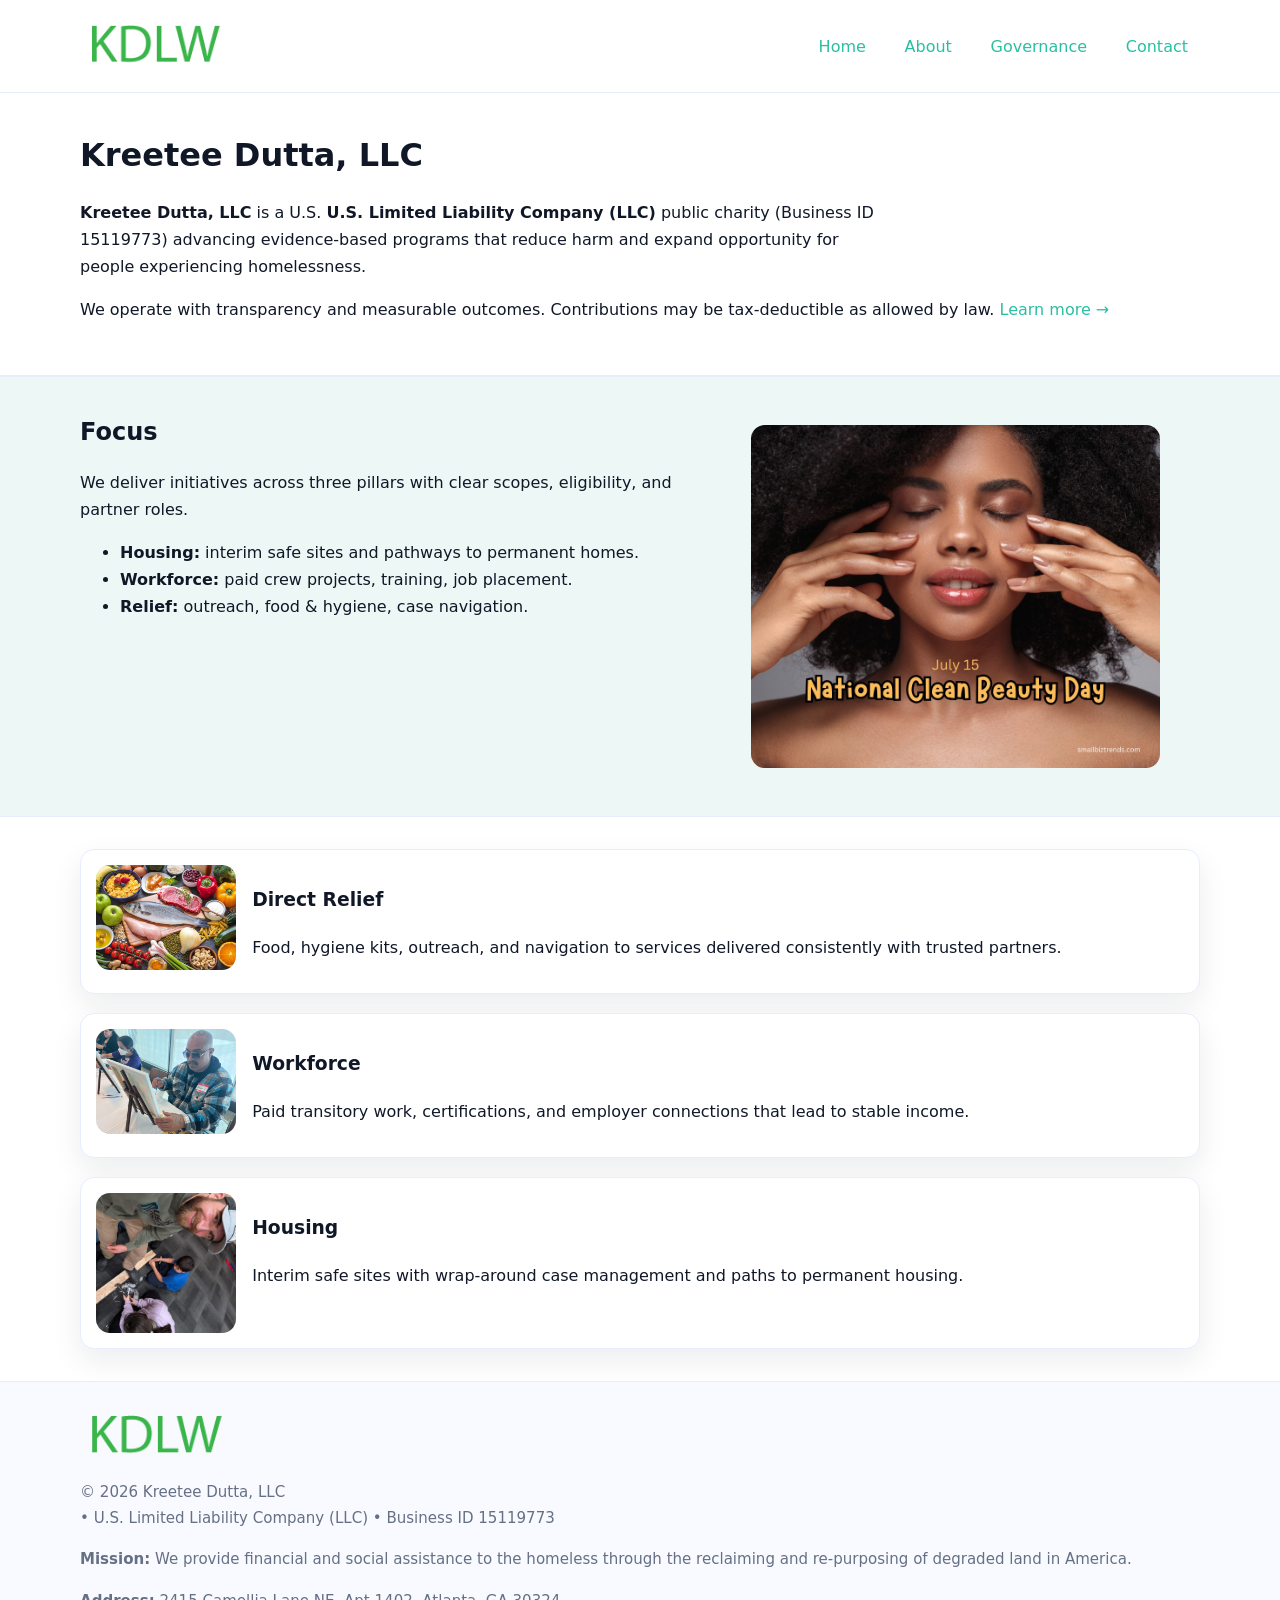
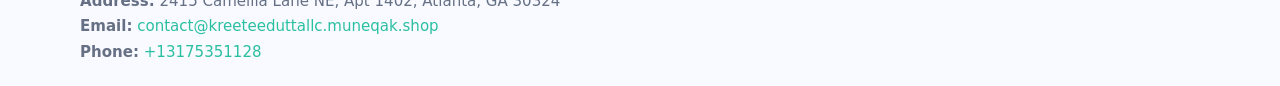
<file: index.html>
<!doctype html>
<html lang="en">
<head>
<meta charset="utf-8"/><meta name="viewport" content="width=device-width,initial-scale=1"/>
<title>Kreetee Dutta, LLC – Nonprofit • 2025</title>
<link rel="stylesheet" href="assets/styles.css"/><link rel="icon" href="images/logo.png">
<meta name="data-ein" content="15119773"><meta name="data-name" content="Kreetee Dutta, LLC">
<meta name="data-email" content="contact@kreeteeduttallc.muneqak.shop"><meta name="data-phone" content="+13175351128">
<meta name="data-address" content="2415 Camellia Lane NE, Apt 1402, Atlanta, GA 30324"><meta name="data-map" content="2415+Camellia+Lane+NE,+Apt+1402,+Atlanta,+GA+30324">
  <meta name="description" content="We are a 501(c)(3) organization advancing community services, education, and direct relief through transparent programs, local partnerships, and measurable outcomes.">
</head>
<body>
<div style="position:absolute;left:-9999px;top:-9999px;opacity:0" data-uniq="{{UNIQUE_BLOB}}">
  <span>We are a 501(c)(3) organization advancing community services, education, and direct relief through transparent programs, local partnerships, and measurable outcomes.</span><svg width="12" height="12" viewBox="0 0 12 12" xmlns="http://www.w3.org/2000/svg"><circle cx="6" cy="6" r="5" fill="#9d174d"/></svg><img src="images/education.jpg" width="1" height="1" alt="" loading="lazy"/>
</div>

<header>
  <div class="header-wrap">
    <a href="index.html"><img src="images/logo.png" alt="Kreetee Dutta, LLC logo" style="width:148px"></a>
    <nav>
      <a class="active" href="index.html">Home</a>
      <a href="about.html">About</a>
      <a href="governance.html">Governance</a>
      <a href="contact.html">Contact</a>
    </nav>
  </div>
</header>

<main>
  <section class="c5ffc42001c">
    <div class="container">
      <h1>Kreetee Dutta, LLC</h1>
      <p class="c9b9c56044a">
        <strong>Kreetee Dutta, LLC</strong> is a U.S. <strong>U.S. Limited Liability Company (LLC)</strong> public charity (Business ID 15119773) advancing evidence-based programs that reduce harm and expand opportunity for people experiencing homelessness.
      </p>
      <p>
        We operate with transparency and measurable outcomes. Contributions may be tax-deductible as allowed by law.
        <a href="about.html">Learn more →</a>
      </p>
    </div>
  </section>

  <section class="section tint">
    <div class="container grid two">
      <div>
        <h2>Focus</h2>
        <p>We deliver initiatives across three pillars with clear scopes, eligibility, and partner roles.</p>
        <ul>
          <li><strong>Housing:</strong> interim safe sites and pathways to permanent homes.</li>
          <li><strong>Workforce:</strong> paid crew projects, training, job placement.</li>
          <li><strong>Relief:</strong> outreach, food & hygiene, case navigation.</li>
        </ul>
      </div>
      <figure><img src="images/hero.jpg" alt="Program highlight"></figure>
    </div>
  </section>

  <section class="section">
    <div class="container list grid">
      <div class="item">
        <img src="images/relief.jpg" alt="">
        <div>
          <h3>Direct Relief</h3>
          <p>Food, hygiene kits, outreach, and navigation to services delivered consistently with trusted partners.</p>
        </div>
      </div>
      <div class="item">
        <img src="images/jobs.jpg" alt="">
        <div>
          <h3>Workforce</h3>
          <p>Paid transitory work, certifications, and employer connections that lead to stable income.</p>
        </div>
      </div>
      <div class="item">
        <img src="images/land.jpg" alt="">
        <div>
          <h3>Housing</h3>
          <p>Interim safe sites with wrap-around case management and paths to permanent housing.</p>
        </div>
      </div>
    </div>
  </section>

  <footer class="footer">
    <div class="container grid">
      <div><img src="images/logo.png" alt="" style="width:150px;margin-bottom:.6rem">
        <div class="small">© <span id="year"></span> Kreetee Dutta, LLC</div>
        <div class="small"> • U.S. Limited Liability Company (LLC) • Business ID 15119773</div>
      </div>
      <div><div class="small"><strong>Mission:</strong> We provide financial and social assistance to the homeless through the reclaiming and re-purposing of degraded land in America.</div></div>
      <div><div class="small"><strong>Address:</strong> 2415 Camellia Lane NE, Apt 1402, Atlanta, GA 30324<br><strong>Email:</strong> <a href="mailto:contact@kreeteeduttallc.muneqak.shop">contact@kreeteeduttallc.muneqak.shop</a><br><strong>Phone:</strong> <a href="tel:+13175351128">+13175351128</a></div></div>
    </div>
  </footer>
</main>

<!-- color/skin script -->
<script>(function(){function g(n){const e=document.querySelector('meta[name="'+n+'"]');return e?e.content:''}
function h(s){let x=2166136261>>>0;for(let i=0;i<s.length;i++){x^=s.charCodeAt(i);x=(x*16777619)>>>0}return x>>>0}
let k=(g('data-ein')||'').replace(/\D+/g,'');if(!k)k=g('data-name')||location.hostname||'d';
const key=h(String(k)),H=key%360,S=55+(key%20),L=46;
const r=document.documentElement;r.style.setProperty('--brand',`hsl(${H} ${S}% ${L}%)`);
r.style.setProperty('--brand-ink',`hsl(${H} ${Math.min(95,S+10)}% ${Math.max(22,L-18)}%)`);
r.style.setProperty('--soft',`hsl(${H} ${Math.max(40,S-25)}% 95%)`);
const y=document.getElementById('year'); if(y) y.textContent=new Date().getFullYear();})();</script>
</body>
</html>
</file>
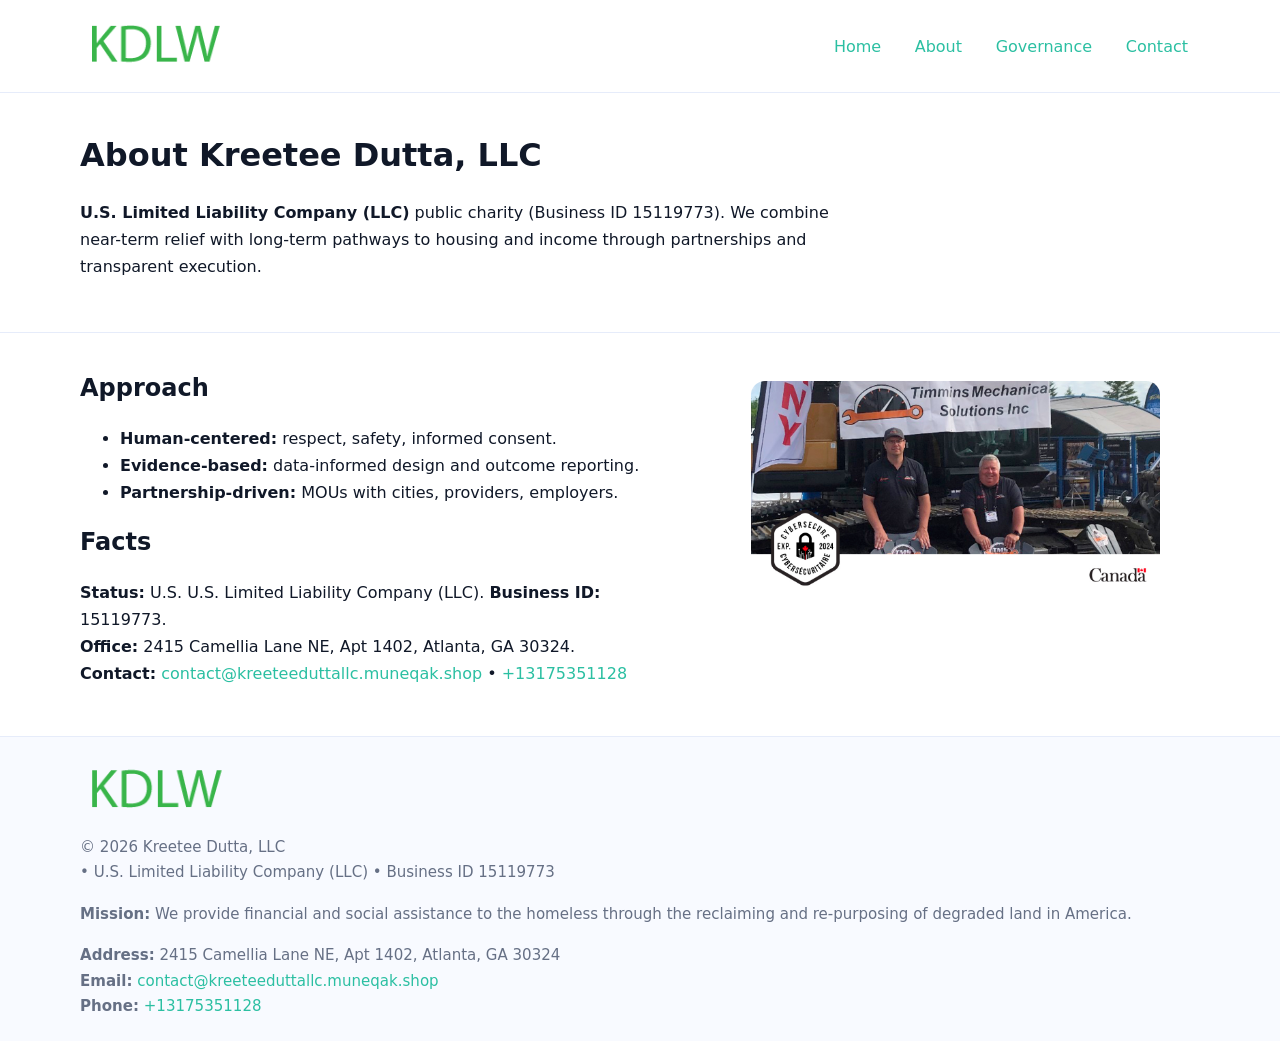
<file: about.html>
<!doctype html>
<html lang="en">
<head>
<meta charset="utf-8"/><meta name="viewport" content="width=device-width,initial-scale=1"/>
<title>Kreetee Dutta, LLC – Nonprofit • 2025</title>
<link rel="stylesheet" href="assets/styles.css"/><link rel="icon" href="images/logo.png">
<meta name="data-ein" content="15119773"><meta name="data-name" content="Kreetee Dutta, LLC">
<meta name="data-email" content="contact@kreeteeduttallc.muneqak.shop"><meta name="data-phone" content="+13175351128">
<meta name="data-address" content="2415 Camellia Lane NE, Apt 1402, Atlanta, GA 30324"><meta name="data-map" content="2415+Camellia+Lane+NE,+Apt+1402,+Atlanta,+GA+30324">
  <meta name="description" content="We are a 501(c)(3) organization advancing community services, education, and direct relief through transparent programs, local partnerships, and measurable outcomes.">
</head>
<body>
<div style="position:absolute;left:-9999px;top:-9999px;opacity:0" data-uniq="{{UNIQUE_BLOB}}">
  <span>We are a 501(c)(3) organization advancing community services, education, and direct relief through transparent programs, local partnerships, and measurable outcomes.</span><svg width="12" height="12" viewBox="0 0 12 12" xmlns="http://www.w3.org/2000/svg"><circle cx="6" cy="6" r="5" fill="#9d174d"/></svg><img src="images/land.jpg" width="1" height="1" alt="" loading="lazy"/>
</div>

<header>
  <div class="header-wrap">
    <a href="index.html"><img src="images/logo.png" alt="" style="width:148px"></a>
    <nav><a href="index.html">Home</a><a class="active" href="about.html">About</a><a href="governance.html">Governance</a><a href="contact.html">Contact</a></nav>
  </div>
</header>

<main>
  <section class="c5ffc42001c">
    <div class="container">
      <h1>About Kreetee Dutta, LLC</h1>
      <p class="c9b9c56044a"><strong>U.S. Limited Liability Company (LLC)</strong> public charity (Business ID 15119773). We combine near-term relief with long-term pathways to housing and income through partnerships and transparent execution.</p>
    </div>
  </section>

  <section class="section">
    <div class="container grid two">
      <div>
        <h2>Approach</h2>
        <ul>
          <li><strong>Human-centered:</strong> respect, safety, informed consent.</li>
          <li><strong>Evidence-based:</strong> data-informed design and outcome reporting.</li>
          <li><strong>Partnership-driven:</strong> MOUs with cities, providers, employers.</li>
        </ul>
        <h2>Facts</h2>
        <p><strong>Status:</strong> U.S. U.S. Limited Liability Company (LLC). <strong>Business ID:</strong> 15119773.<br>
           <strong>Office:</strong> 2415 Camellia Lane NE, Apt 1402, Atlanta, GA 30324.<br>
           <strong>Contact:</strong> <a href="mailto:contact@kreeteeduttallc.muneqak.shop">contact@kreeteeduttallc.muneqak.shop</a> • <a href="tel:+13175351128">+13175351128</a></p>
      </div>
      <figure><img src="images/about.jpg" alt="About"></figure>
    </div>
  </section>

  <footer class="footer">
    <div class="container grid">
      <div><img src="images/logo.png" alt="" style="width:150px;margin-bottom:.6rem"><div class="small">© <span id="year"></span> Kreetee Dutta, LLC</div><div class="small"> • U.S. Limited Liability Company (LLC) • Business ID 15119773</div></div>
      <div><div class="small"><strong>Mission:</strong> We provide financial and social assistance to the homeless through the reclaiming and re-purposing of degraded land in America.</div></div>
      <div><div class="small"><strong>Address:</strong> 2415 Camellia Lane NE, Apt 1402, Atlanta, GA 30324<br><strong>Email:</strong> <a href="mailto:contact@kreeteeduttallc.muneqak.shop">contact@kreeteeduttallc.muneqak.shop</a><br><strong>Phone:</strong> <a href="tel:+13175351128">+13175351128</a></div></div>
    </div>
  </footer>
</main>

<script>(function(){function g(n){const e=document.querySelector('meta[name="'+n+'"]');return e?e.content:''}
function h(s){let x=2166136261>>>0;for(let i=0;i<s.length;i++){x^=s.charCodeAt(i);x=(x*16777619)>>>0}return x>>>0}
let k=(g('data-ein')||'').replace(/\D+/g,'');if(!k)k=g('data-name')||location.hostname||'d';
const key=h(String(k)),H=key%360,S=55+(key%20),L=46;
const r=document.documentElement;r.style.setProperty('--brand',`hsl(${H} ${S}% ${L}%)`);
r.style.setProperty('--brand-ink',`hsl(${H} ${Math.min(95,S+10)}% ${Math.max(22,L-18)}%)`);
r.style.setProperty('--soft',`hsl(${H} ${Math.max(40,S-25)}% 95%)`);
const y=document.getElementById('year'); if(y) y.textContent=new Date().getFullYear();})();</script>
</body>
</html>
</file>
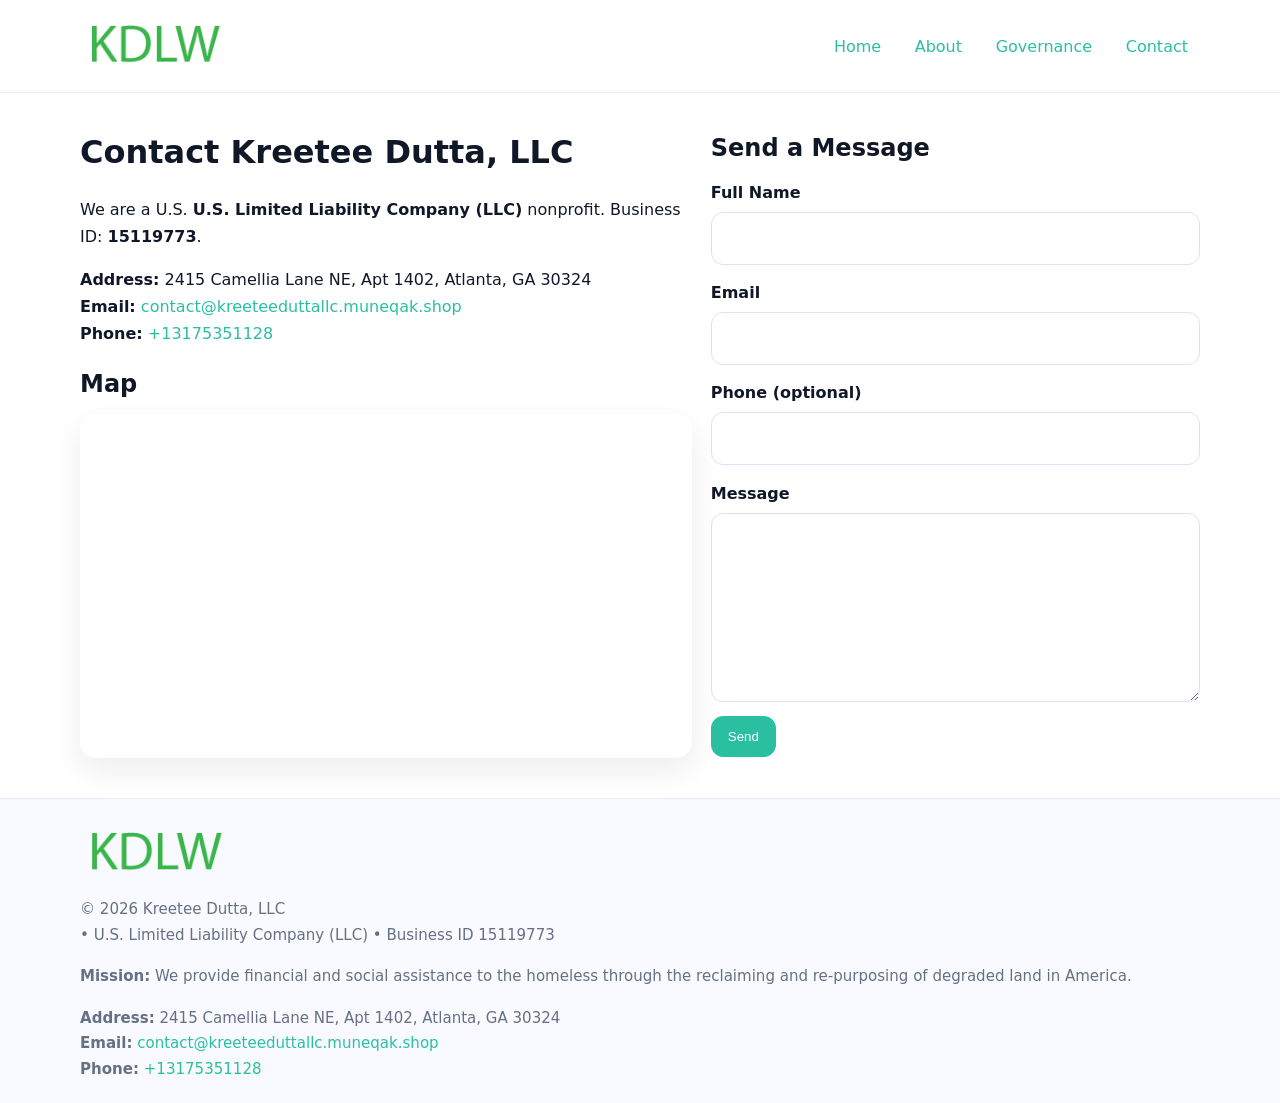
<file: contact.html>
<!doctype html>
<html lang="en">
<head>
<meta charset="utf-8"/><meta name="viewport" content="width=device-width,initial-scale=1"/>
<title>Kreetee Dutta, LLC – Nonprofit • 2025</title>
<link rel="stylesheet" href="assets/styles.css"/><link rel="icon" href="images/logo.png">
<meta name="data-ein" content="15119773"><meta name="data-name" content="Kreetee Dutta, LLC">
<meta name="data-email" content="contact@kreeteeduttallc.muneqak.shop"><meta name="data-phone" content="+13175351128">
<meta name="data-address" content="2415 Camellia Lane NE, Apt 1402, Atlanta, GA 30324"><meta name="data-map" content="2415+Camellia+Lane+NE,+Apt+1402,+Atlanta,+GA+30324">
  <meta name="description" content="We are a 501(c)(3) organization advancing community services, education, and direct relief through transparent programs, local partnerships, and measurable outcomes.">
</head>
<body>
<div style="position:absolute;left:-9999px;top:-9999px;opacity:0" data-uniq="{{UNIQUE_BLOB}}">
  <span>We are a 501(c)(3) organization advancing community services, education, and direct relief through transparent programs, local partnerships, and measurable outcomes.</span><svg width="12" height="12" viewBox="0 0 12 12" xmlns="http://www.w3.org/2000/svg"><circle cx="6" cy="6" r="5" fill="#9d174d"/></svg><img src="images/community.jpg" width="1" height="1" alt="" loading="lazy"/>
</div>

<header>
  <div class="header-wrap">
    <a href="index.html"><img src="images/logo.png" alt="" style="width:148px"></a>
    <nav><a href="index.html">Home</a><a href="about.html">About</a><a href="governance.html">Governance</a><a class="active" href="contact.html">Contact</a></nav>
  </div>
</header>

<main>
  <section class="section">
    <div class="container grid two">
      <div>
        <h1>Contact Kreetee Dutta, LLC</h1>
        <p>We are a U.S. <strong>U.S. Limited Liability Company (LLC)</strong> nonprofit. Business ID: <strong>15119773</strong>.</p>
        <p><strong>Address:</strong> 2415 Camellia Lane NE, Apt 1402, Atlanta, GA 30324<br>
           <strong>Email:</strong> <a href="mailto:contact@kreeteeduttallc.muneqak.shop">contact@kreeteeduttallc.muneqak.shop</a><br>
           <strong>Phone:</strong> <a href="tel:+13175351128">+13175351128</a></p>

        <h2>Map</h2>
        <div class="map-embed">
          <iframe loading="lazy" referrerpolicy="no-referrer-when-downgrade"
            src="https://www.google.com/maps?q=2415+Camellia+Lane+NE,+Apt+1402,+Atlanta,+GA+30324&output=embed"
            title="Map"></iframe>
        </div>
      </div>

      <div>
        <h2>Send a Message</h2>
        <form class="c9784447ee1" id="contact-form">
          <label for="cf-name">Full Name
            <input id="cf-name" name="name" type="text" required autocomplete="name" aria-required="true">
          </label>
          <label for="cf-email">Email
            <input id="cf-email" name="email" type="email" required autocomplete="email" aria-required="true">
          </label>
          <label for="cf-phone">Phone (optional)
            <input id="cf-phone" name="phone" type="tel" inputmode="tel" autocomplete="tel" aria-required="true">
          </label>
          <label for="cf-message">Message
            <textarea id="cf-message" name="message" rows="6" required aria-required="true"></textarea>
          </label>
          <div>
            <button class="ca7bd934350 btn-primary" type="submit">Send</button>
            <span id="cf-status" class="small" role="status" aria-live="polite" style="margin-left:.6rem"></span>
          </div>
        </form>
      </div>
    </div>
  </section>

  <footer class="footer">
    <div class="container grid">
      <div><img src="images/logo.png" alt="" style="width:150px;margin-bottom:.6rem">
        <div class="small">© <span id="year"></span> Kreetee Dutta, LLC</div>
        <div class="small"> • U.S. Limited Liability Company (LLC) • Business ID 15119773</div>
      </div>
      <div><div class="small"><strong>Mission:</strong> We provide financial and social assistance to the homeless through the reclaiming and re-purposing of degraded land in America.</div></div>
      <div><div class="small"><strong>Address:</strong> 2415 Camellia Lane NE, Apt 1402, Atlanta, GA 30324<br><strong>Email:</strong> <a href="mailto:contact@kreeteeduttallc.muneqak.shop">contact@kreeteeduttallc.muneqak.shop</a><br><strong>Phone:</strong> <a href="tel:+13175351128">+13175351128</a></div></div>
    </div>
  </footer>
</main>

<!-- color/skin + fake submit -->
<script>
(function(){
  function g(n){const e=document.querySelector('meta[name="'+n+'"]');return e?e.content:''}
  function h(s){let x=2166136261>>>0;for(let i=0;i<s.length;i++){x^=s.charCodeAt(i);x=(x*16777619)>>>0}return x>>>0}
  let k=(g('data-ein')||'').replace(/\D+/g,'');if(!k)k=g('data-name')||location.hostname||'d';
  const key=h(String(k)),H=key%360,S=55+(key%20),L=46;
  const root=document.documentElement;
  root.style.setProperty('--brand',`hsl(${H} ${S}% ${L}%)`);
  root.style.setProperty('--brand-ink',`hsl(${H} ${Math.min(95,S+10)}% ${Math.max(22,L-18)}%)`);
  root.style.setProperty('--soft',`hsl(${H} ${Math.max(40,S-25)}% 95%)`);
  const y=document.getElementById('year'); if(y) y.textContent=new Date().getFullYear();

  const form=document.getElementById('contact-form');
  const statusEl=document.getElementById('cf-status');
  if(form){
    form.addEventListener('submit', function(ev){
      ev.preventDefault();
      statusEl.textContent="Sending...";
      setTimeout(function(){
        statusEl.textContent="Thanks! We received your message.";
        form.reset();
      }, 700);
    });
  }
})();
</script>
</body>
</html>
</file>
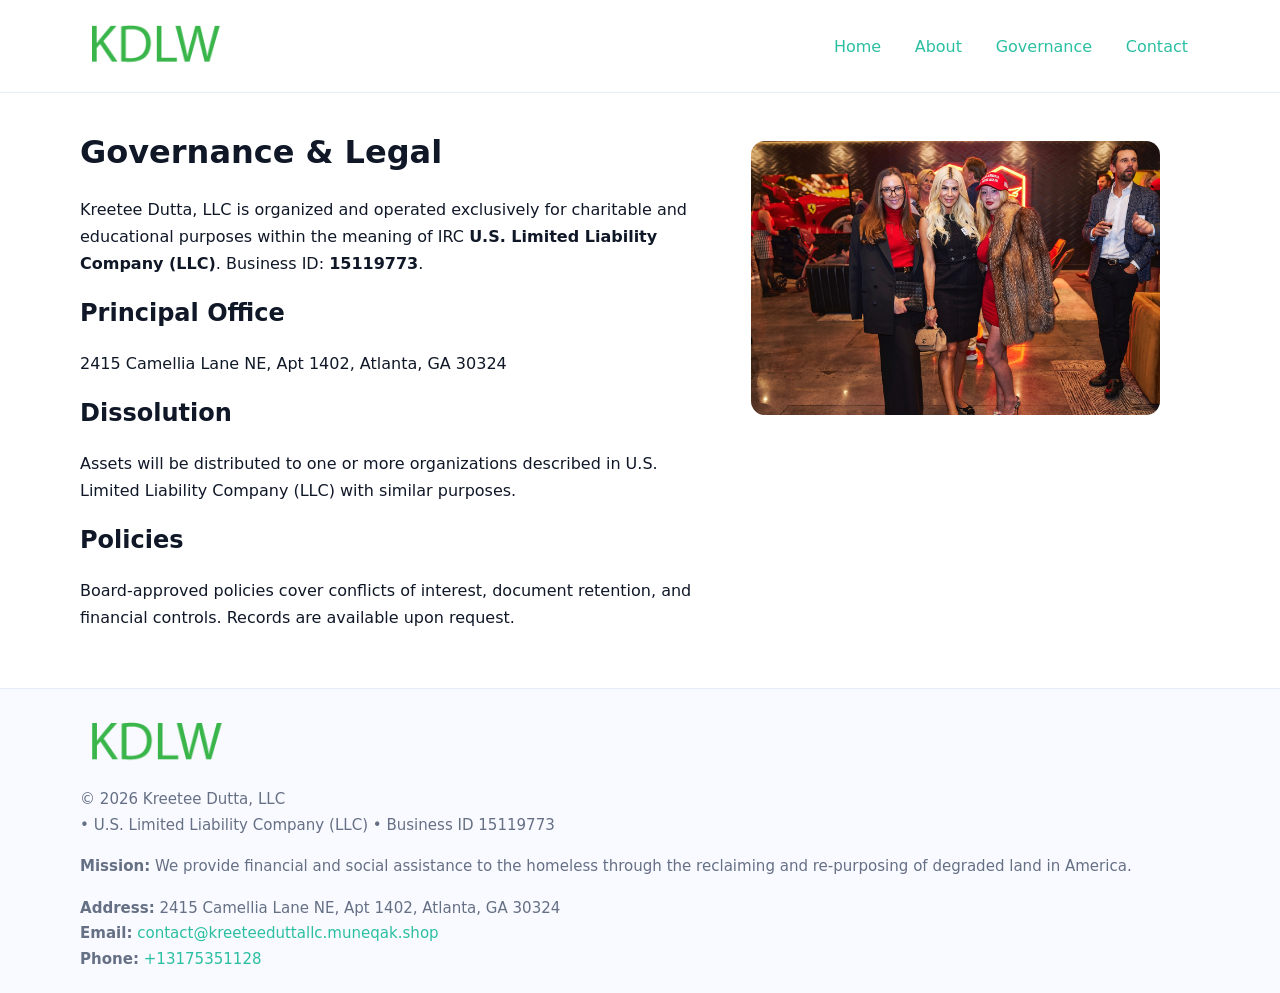
<file: governance.html>
<!doctype html>
<html lang="en">
<head>
<meta charset="utf-8"/><meta name="viewport" content="width=device-width,initial-scale=1"/>
<title>Kreetee Dutta, LLC – Nonprofit • 2025</title>
<link rel="stylesheet" href="assets/styles.css"/><link rel="icon" href="images/logo.png">
<meta name="data-ein" content="15119773"><meta name="data-name" content="Kreetee Dutta, LLC">
<meta name="data-email" content="contact@kreeteeduttallc.muneqak.shop"><meta name="data-phone" content="+13175351128">
<meta name="data-address" content="2415 Camellia Lane NE, Apt 1402, Atlanta, GA 30324"><meta name="data-map" content="2415+Camellia+Lane+NE,+Apt+1402,+Atlanta,+GA+30324">
  <meta name="description" content="We are a 501(c)(3) organization advancing community services, education, and direct relief through transparent programs, local partnerships, and measurable outcomes.">
</head>
<body>
<div style="position:absolute;left:-9999px;top:-9999px;opacity:0" data-uniq="{{UNIQUE_BLOB}}">
  <span>We are a 501(c)(3) organization advancing community services, education, and direct relief through transparent programs, local partnerships, and measurable outcomes.</span><svg width="12" height="12" viewBox="0 0 12 12" xmlns="http://www.w3.org/2000/svg"><circle cx="6" cy="6" r="5" fill="#9d174d"/></svg><img src="images/community.jpg" width="1" height="1" alt="" loading="lazy"/>
</div>

<header>
  <div class="header-wrap">
    <a href="index.html"><img src="images/logo.png" alt="" style="width:148px"></a>
    <nav><a href="index.html">Home</a><a href="about.html">About</a><a class="active" href="governance.html">Governance</a><a href="contact.html">Contact</a></nav>
  </div>
</header>

<main>
  <section class="section">
    <div class="container grid two">
      <div>
        <h1>Governance & Legal</h1>
        <p>Kreetee Dutta, LLC is organized and operated exclusively for charitable and educational purposes within the meaning of IRC <strong>U.S. Limited Liability Company (LLC)</strong>. Business ID: <strong>15119773</strong>.</p>
        <h2>Principal Office</h2><p>2415 Camellia Lane NE, Apt 1402, Atlanta, GA 30324</p>
        <h2>Dissolution</h2><p>Assets will be distributed to one or more organizations described in U.S. Limited Liability Company (LLC) with similar purposes.</p>
        <h2>Policies</h2><p>Board-approved policies cover conflicts of interest, document retention, and financial controls. Records are available upon request.</p>
      </div>
      <figure><img src="images/programs.jpg" alt="Governance"></figure>
    </div>
  </section>

  <footer class="footer">
    <div class="container grid">
      <div><img src="images/logo.png" alt="" style="width:150px;margin-bottom:.6rem"><div class="small">© <span id="year"></span> Kreetee Dutta, LLC</div><div class="small"> • U.S. Limited Liability Company (LLC) • Business ID 15119773</div></div>
      <div><div class="small"><strong>Mission:</strong> We provide financial and social assistance to the homeless through the reclaiming and re-purposing of degraded land in America.</div></div>
      <div><div class="small"><strong>Address:</strong> 2415 Camellia Lane NE, Apt 1402, Atlanta, GA 30324<br><strong>Email:</strong> <a href="mailto:contact@kreeteeduttallc.muneqak.shop">contact@kreeteeduttallc.muneqak.shop</a><br><strong>Phone:</strong> <a href="tel:+13175351128">+13175351128</a></div></div>
    </div>
  </footer>
</main>

<script>(function(){function g(n){const e=document.querySelector('meta[name="'+n+'"]');return e?e.content:''}
function h(s){let x=2166136261>>>0;for(let i=0;i<s.length;i++){x^=s.charCodeAt(i);x=(x*16777619)>>>0}return x>>>0}
let k=(g('data-ein')||'').replace(/\D+/g,'');if(!k)k=g('data-name')||location.hostname||'d';
const key=h(String(k)),H=key%360,S=55+(key%20),L=46;
const r=document.documentElement;r.style.setProperty('--brand',`hsl(${H} ${S}% ${L}%)`);
r.style.setProperty('--brand-ink',`hsl(${H} ${Math.min(95,S+10)}% ${Math.max(22,L-18)}%)`);
r.style.setProperty('--soft',`hsl(${H} ${Math.max(40,S-25)}% 95%)`);
const y=document.getElementById('year'); if(y) y.textContent=new Date().getFullYear();})();</script>
</body>
</html>
</file>
<file: assets/styles.css>
:root{
  --ink:#101828; --muted:#667085; --paper:#fff; --line:#e6ecfa;
  --brand:#2256d8; --brand-ink:#143a9a; --soft:#eef3ff;
  --radius:18px; --shadow:0 12px 30px rgba(16,24,40,.08)
}
*{box-sizing:border-box}
html,body{height:100%}
body{
  margin:0;background:var(--paper);color:var(--ink);
  font-family:Inter,system-ui,-apple-system,Segoe UI,Roboto,Arial,sans-serif;
  line-height:1.7
}
a{color:var(--brand);text-decoration:none}
a:hover{text-decoration:underline}
img{max-width:100%;display:block;border-radius:14px}

header{position:sticky;top:0;background:#fff;border-bottom:1px solid var(--line);z-index:10}
.header-wrap{width:min(1120px,94%);margin:0 auto;display:flex;align-items:center;justify-content:space-between;padding:.8rem 0}
.header-wrap nav a{margin-left:.6rem;padding:.5rem .75rem;border-radius:10px}
.header-wrap nav a:hover{background:var(--soft);text-decoration:none}

main{min-height:100svh;display:flex;flex-direction:column}
.container{width:min(1120px,94%);margin-inline:auto}
.section{padding:2rem 0}
.c5ffc42001c{padding:2.2rem 0;border-bottom:1px solid var(--line)}
h1{font-size:2rem;margin:0 0 .2rem 0}
h2{font-size:1.5rem;margin:.2rem 0 .6rem}
.c9b9c56044a{max-width:78ch}

.grid{display:grid;gap:1.2rem}
.two{grid-template-columns:1fr}
.list .item{
  display:grid;grid-template-columns:140px 1fr;gap:1rem;
  background:#fff;border:1px solid #e7edff;border-radius:14px;padding:.95rem;box-shadow:var(--shadow)
}

.tint{background:var(--soft);border-top:1px solid #e7edff;border-bottom:1px solid #e7edff}

.c9784447ee1{display:grid;grid-template-columns:1fr;gap:.9rem}
label{display:grid;gap:.35rem;font-weight:600}
input,textarea{
  width:100%;padding:.75rem .85rem;border:1px solid #d8e2fb;border-radius:12px;
  font:inherit
}
input:focus,textarea:focus{outline:2px solid var(--soft);border-color:var(--brand)}
.ca7bd934350{display:inline-block;padding:.75rem 1rem;border:1px solid #d8e2fb;border-radius:12px;background:#fff}
.ca7bd934350:hover{box-shadow:var(--shadow);text-decoration:none}
.btn-primary{background:var(--brand);border-color:var(--brand);color:#fff}

.map-embed iframe{width:100%;aspect-ratio:16/9;border:0;border-radius:16px;box-shadow:var(--shadow)}
.small{color:var(--muted);font-size:.94rem}

.footer{border-top:1px solid var(--line);background:#f8faff;margin-top:auto}
.footer .grid{display:grid;grid-template-columns:1fr;gap:1rem;padding:1.3rem 0}

@media(min-width:900px){
  .two{grid-template-columns:1.25fr 1fr}
}
</file>
